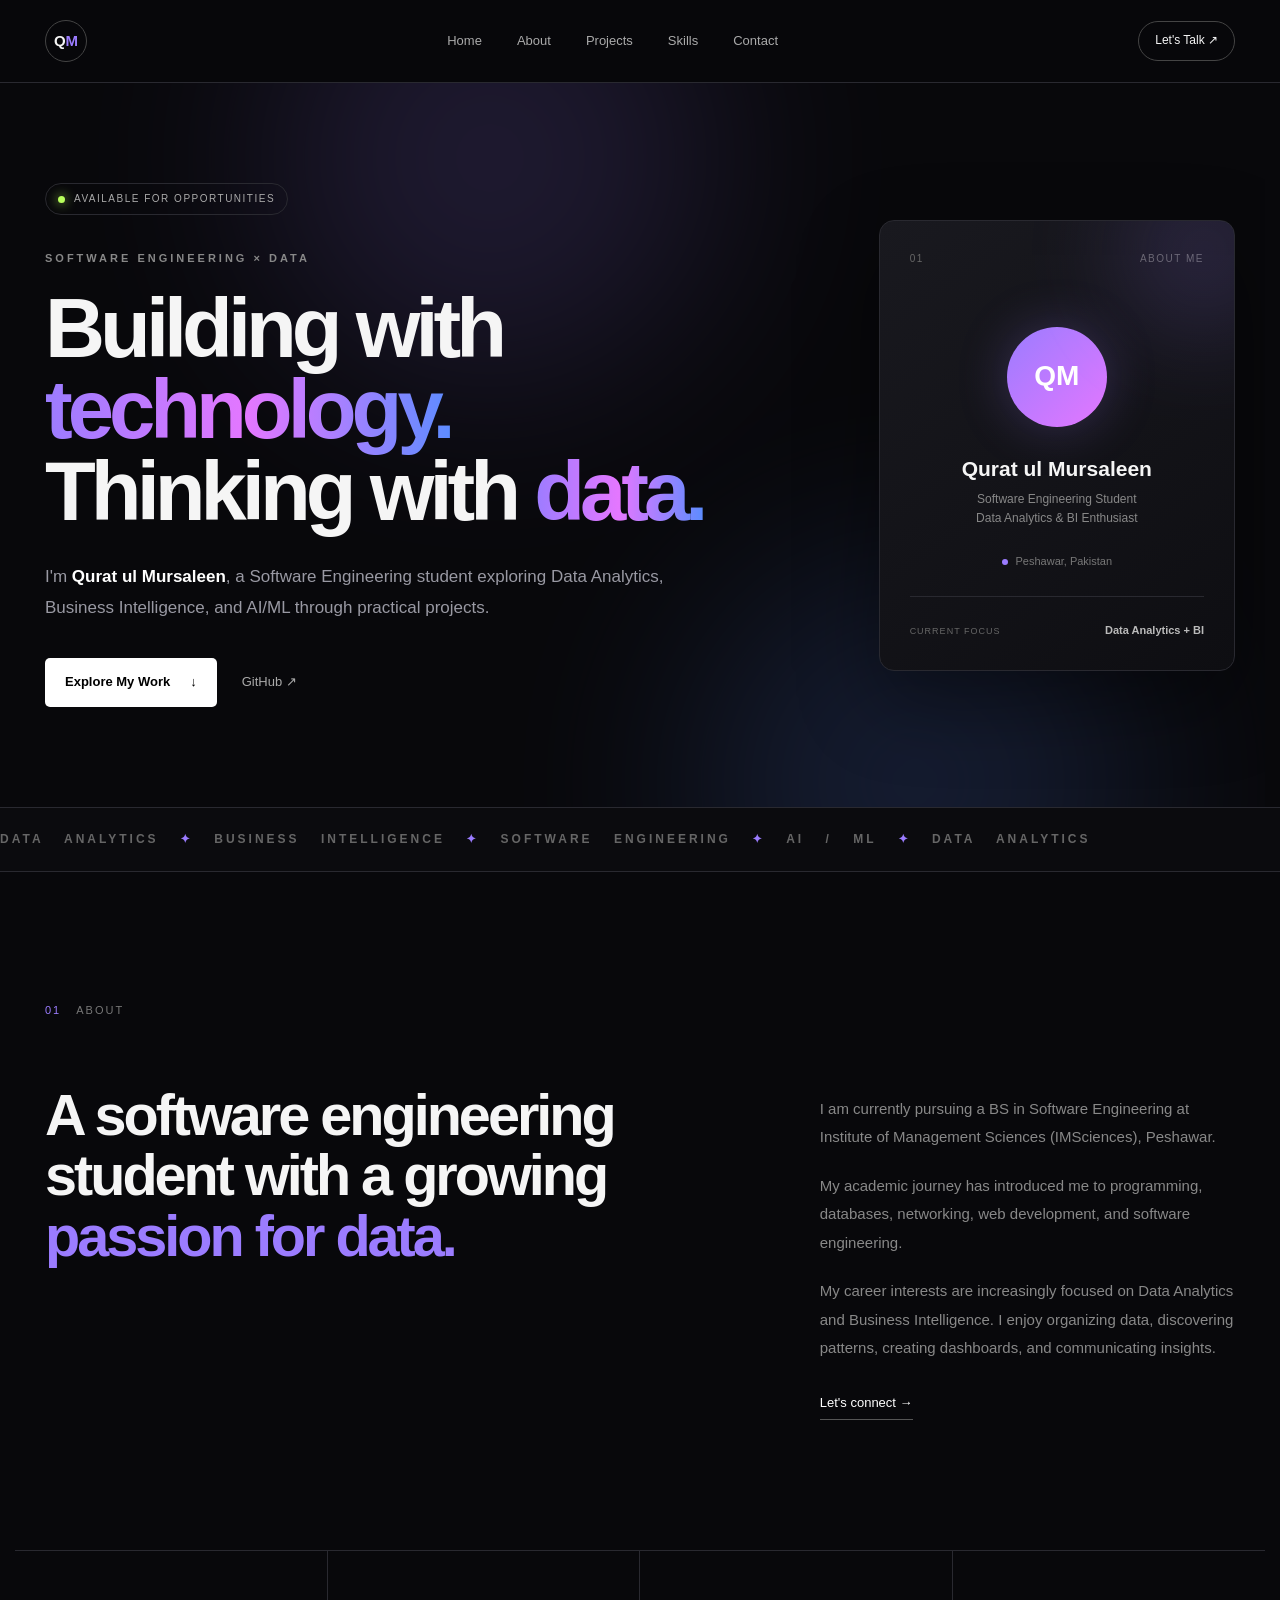
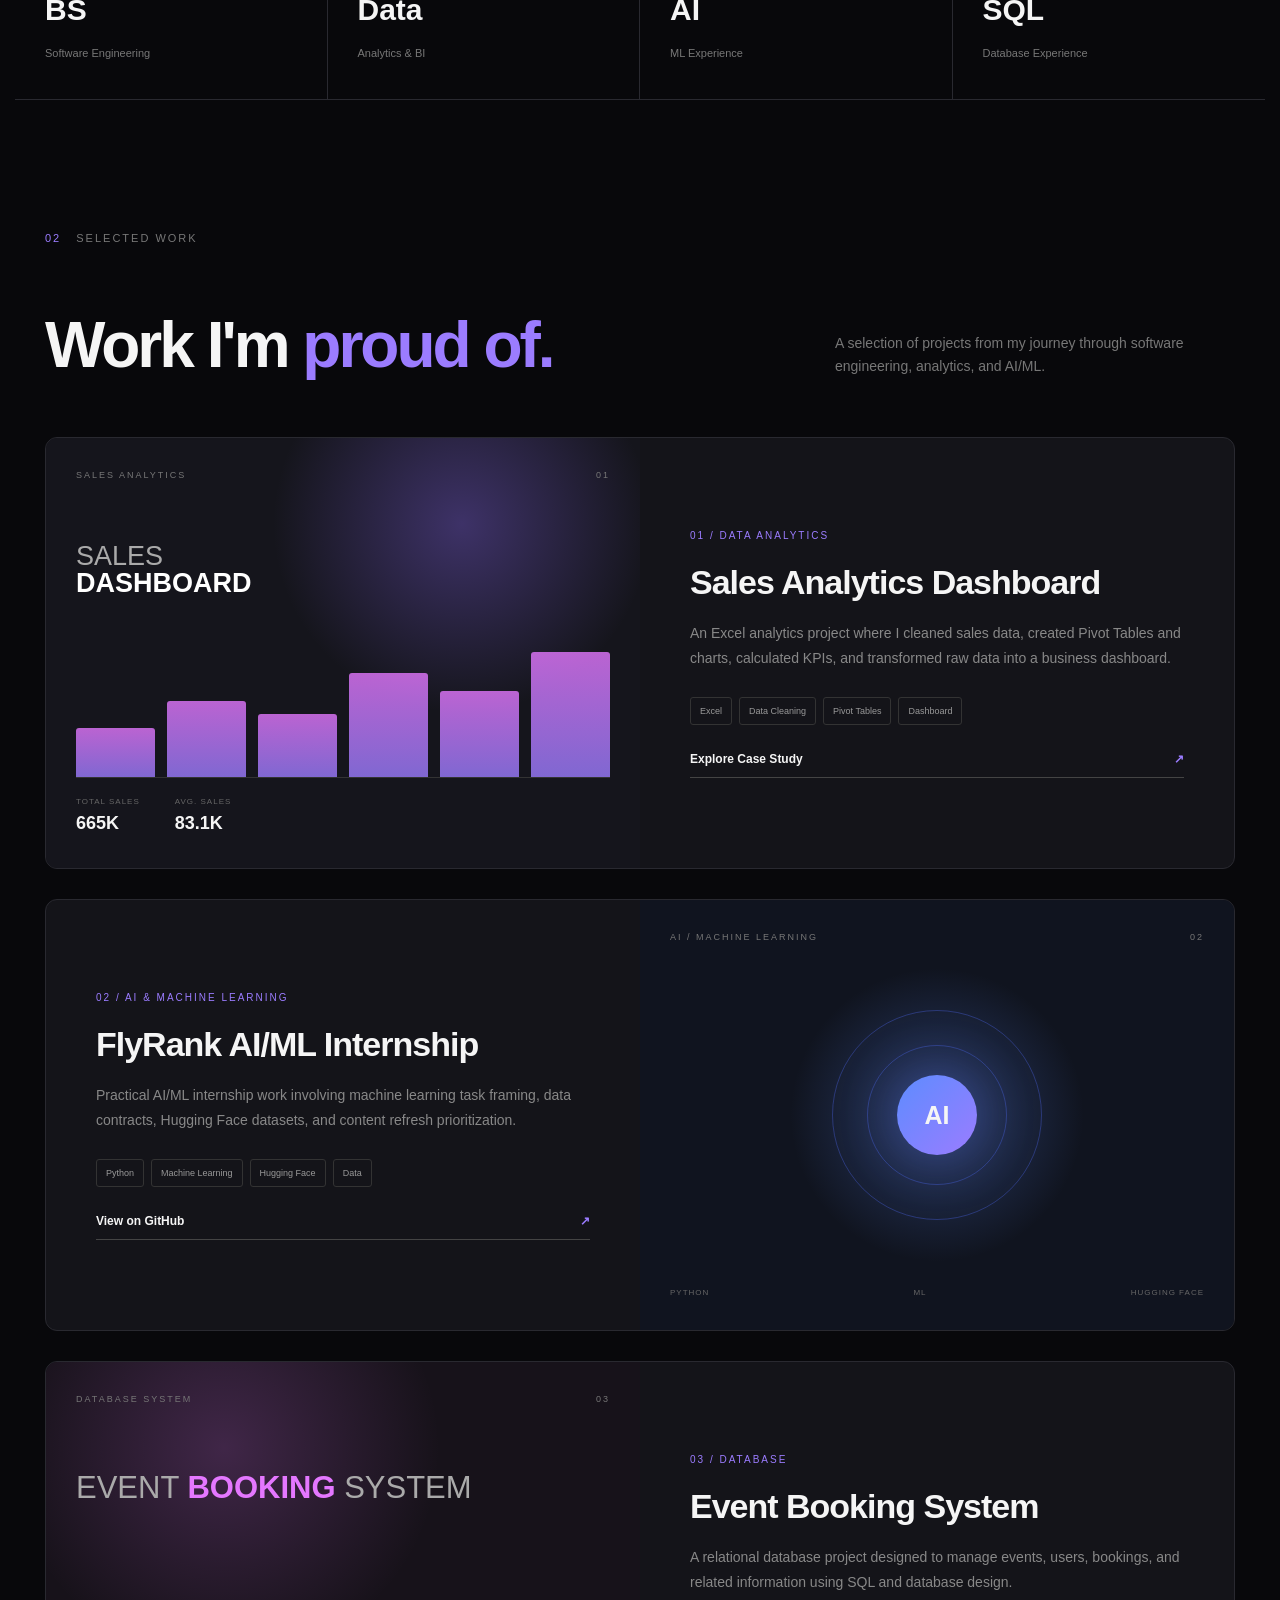
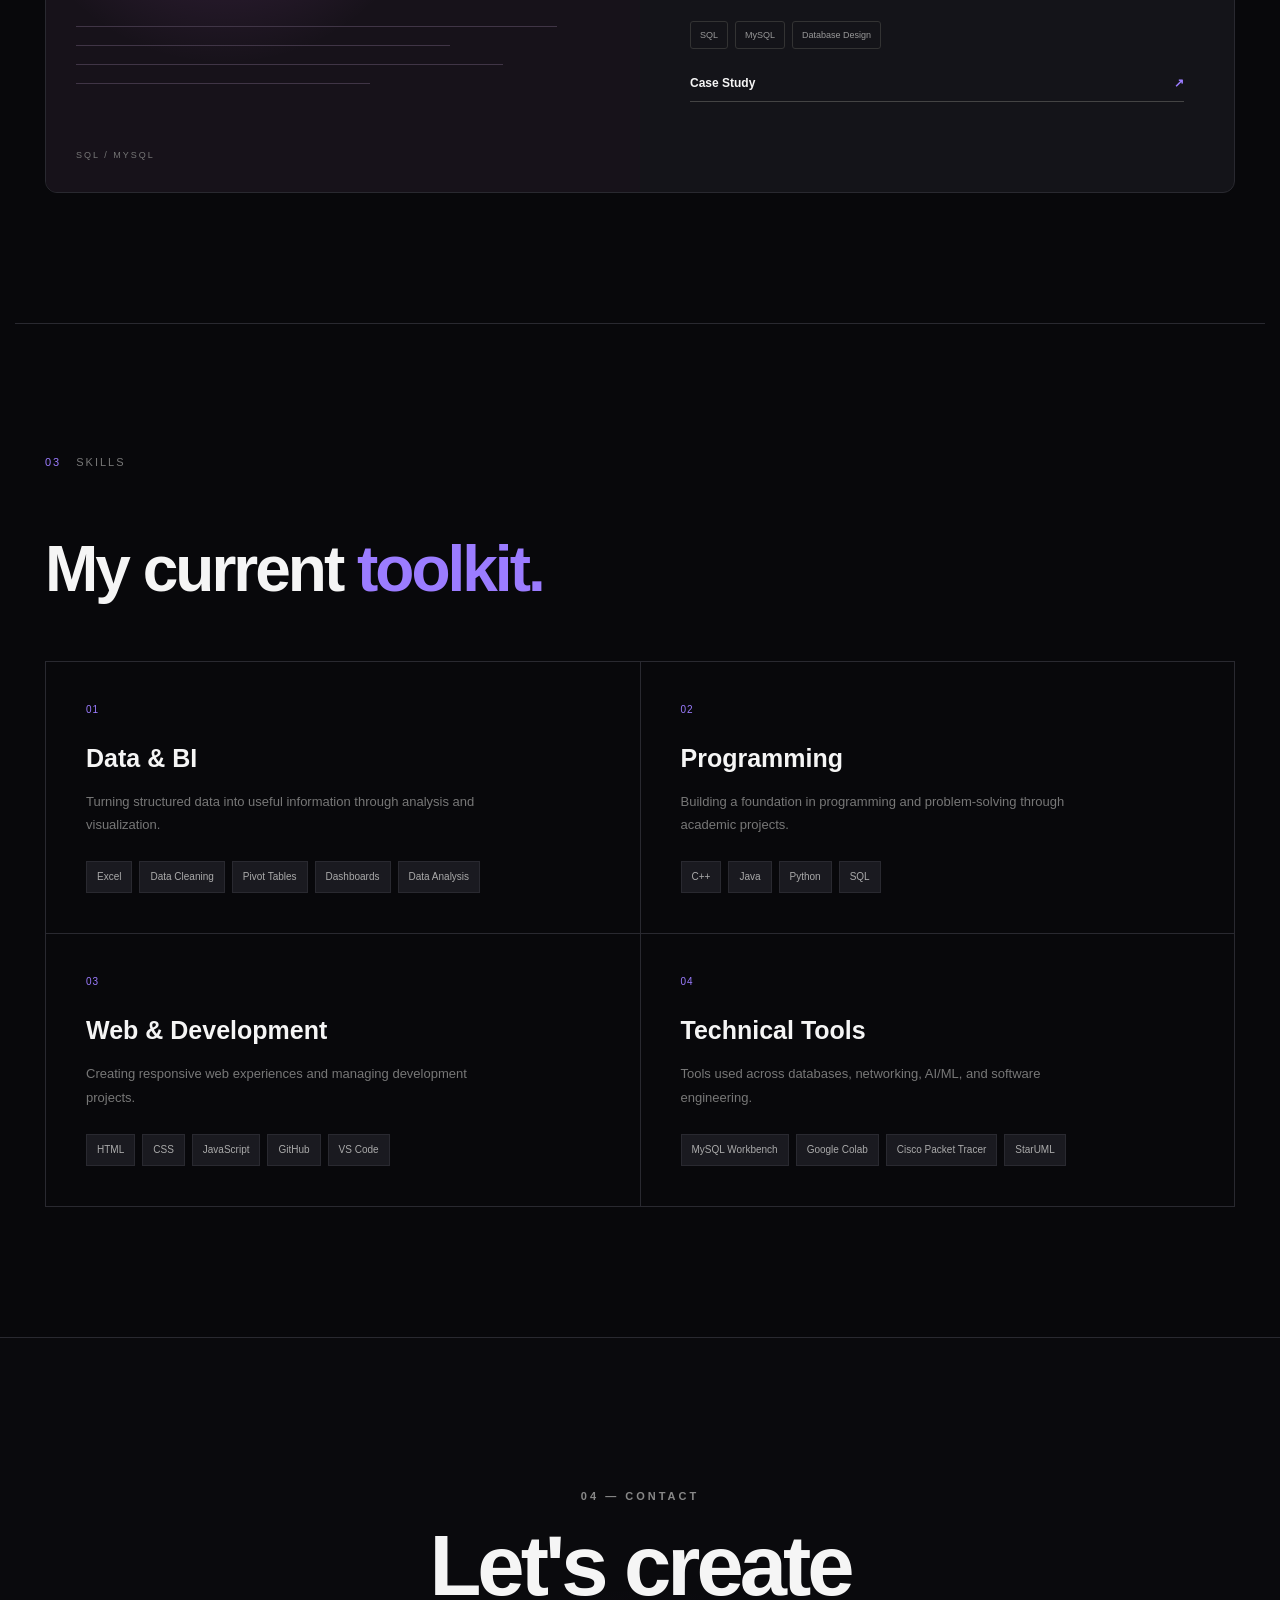
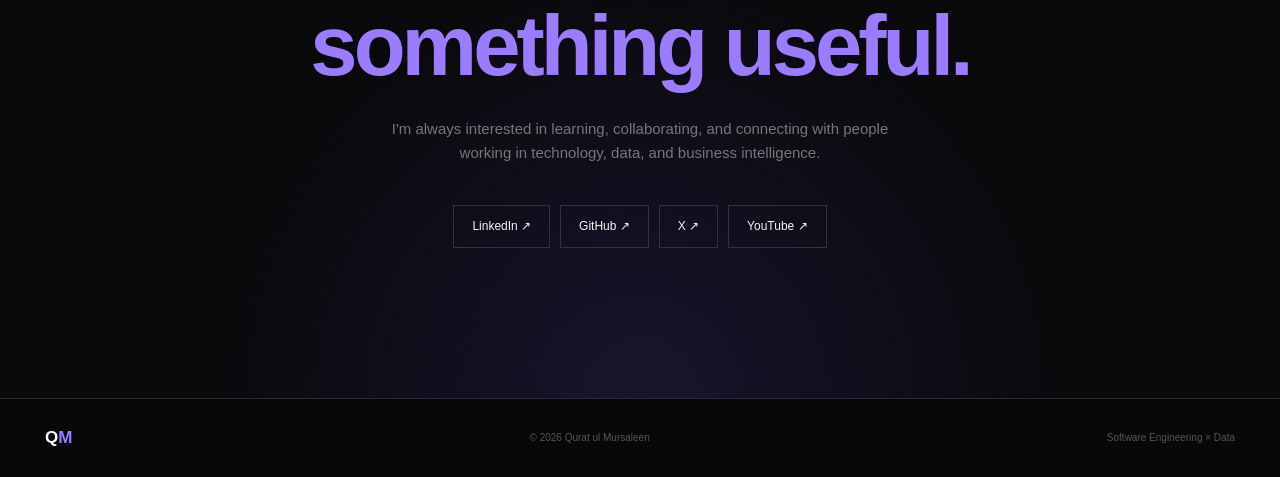
<file: index.html>
<!DOCTYPE html>
<html lang="en">
<head>
    <meta charset="UTF-8">
    <meta name="viewport" content="width=device-width, initial-scale=1.0">
    <meta name="description" content="Qurat ul Mursaleen — Software Engineering Student, Data Analytics and Business Intelligence.">
    <title>Qurat ul Mursaleen | Portfolio</title>
    <link rel="stylesheet" href="style.css">
</head>

<body>

    <!-- NAVIGATION -->
    <header>
        <nav class="navbar">
            <a href="#home" class="logo">Q<span>M</span></a>

            <div class="nav-links">
                <a href="#home">Home</a>
                <a href="#about">About</a>
                <a href="#projects">Projects</a>
                <a href="#skills">Skills</a>
                <a href="#contact">Contact</a>
            </div>

            <a href="#contact" class="nav-button">Let's Talk ↗</a>
        </nav>
    </header>


    <main>

        <!-- HERO -->
        <section id="home" class="hero">

            <div class="hero-background">
                <div class="glow glow-one"></div>
                <div class="glow glow-two"></div>
            </div>

            <div class="hero-content">

                <div class="availability">
                    <span></span>
                    AVAILABLE FOR OPPORTUNITIES
                </div>

                <p class="small-title">SOFTWARE ENGINEERING × DATA</p>

                <h1>
                    Building with
                    <span>technology.</span>
                    <br>
                    Thinking with
                    <span>data.</span>
                </h1>

                <p class="hero-description">
                    I'm <strong>Qurat ul Mursaleen</strong>, a Software Engineering
                    student exploring Data Analytics, Business Intelligence,
                    and AI/ML through practical projects.
                </p>

                <div class="hero-actions">
                    <a href="#projects" class="primary-btn">
                        Explore My Work
                        <span>↓</span>
                    </a>

                    <a href="https://github.com/mursaleen-developer"
                       target="_blank"
                       class="text-btn">
                        GitHub ↗
                    </a>
                </div>

            </div>


            <!-- PROFILE CARD -->
            <div class="profile-card">

                <div class="profile-top">
                    <span>01</span>
                    <span>ABOUT ME</span>
                </div>

                <div class="avatar">
                    QM
                </div>

                <h2>Qurat ul Mursaleen</h2>

                <p>
                    Software Engineering Student
                    <br>
                    Data Analytics & BI Enthusiast
                </p>

                <div class="location">
                    <span class="location-dot"></span>
                    Peshawar, Pakistan
                </div>

                <div class="card-line"></div>

                <div class="focus">
                    <span>CURRENT FOCUS</span>
                    <strong>Data Analytics + BI</strong>
                </div>

            </div>

        </section>


        <!-- MARQUEE -->
        <section class="marquee">
            <div>
                DATA ANALYTICS
                <span>✦</span>
                BUSINESS INTELLIGENCE
                <span>✦</span>
                SOFTWARE ENGINEERING
                <span>✦</span>
                AI / ML
                <span>✦</span>
                DATA ANALYTICS
            </div>
        </section>


        <!-- ABOUT -->
        <section id="about" class="section about">

            <div class="section-label">
                <span>01</span>
                ABOUT
            </div>

            <div class="about-grid">

                <div>
                    <h2>
                        A software engineering
                        student with a growing
                        <em>passion for data.</em>
                    </h2>
                </div>

                <div class="about-text">

                    <p>
                        I am currently pursuing a BS in Software Engineering
                        at Institute of Management Sciences (IMSciences),
                        Peshawar.
                    </p>

                    <p>
                        My academic journey has introduced me to programming,
                        databases, networking, web development, and software
                        engineering.
                    </p>

                    <p>
                        My career interests are increasingly focused on
                        Data Analytics and Business Intelligence. I enjoy
                        organizing data, discovering patterns, creating
                        dashboards, and communicating insights.
                    </p>

                    <a href="#contact" class="underline-link">
                        Let's connect →
                    </a>

                </div>

            </div>

        </section>


        <!-- HIGHLIGHTS -->
        <section class="highlights">

            <div class="highlight">
                <strong>BS</strong>
                <span>Software Engineering</span>
            </div>

            <div class="highlight">
                <strong>Data</strong>
                <span>Analytics & BI</span>
            </div>

            <div class="highlight">
                <strong>AI</strong>
                <span>ML Experience</span>
            </div>

            <div class="highlight">
                <strong>SQL</strong>
                <span>Database Experience</span>
            </div>

        </section>


        <!-- PROJECTS -->
        <section id="projects" class="section projects">

            <div class="section-label">
                <span>02</span>
                SELECTED WORK
            </div>

            <div class="projects-heading">

                <h2>
                    Work I'm
                    <em>proud of.</em>
                </h2>

                <p>
                    A selection of projects from my journey through
                    software engineering, analytics, and AI/ML.
                </p>

            </div>


            <div class="project-list">


                <!-- PROJECT 1 -->
                <article class="project">

                    <div class="project-visual sales-visual">

                        <div class="visual-header">
                            <span>SALES ANALYTICS</span>
                            <span>01</span>
                        </div>

                        <div class="dashboard-title">
                            SALES
                            <br>
                            <strong>DASHBOARD</strong>
                        </div>

                        <div class="fake-chart">

                            <div class="bar b1"></div>
                            <div class="bar b2"></div>
                            <div class="bar b3"></div>
                            <div class="bar b4"></div>
                            <div class="bar b5"></div>
                            <div class="bar b6"></div>

                        </div>

                        <div class="metric-row">

                            <div>
                                <small>TOTAL SALES</small>
                                <strong>665K</strong>
                            </div>

                            <div>
                                <small>AVG. SALES</small>
                                <strong>83.1K</strong>
                            </div>

                        </div>

                    </div>


                    <div class="project-info">

                        <div class="project-number">01 / DATA ANALYTICS</div>

                        <h3>Sales Analytics Dashboard</h3>

                        <p>
                            An Excel analytics project where I cleaned
                            sales data, created Pivot Tables and charts,
                            calculated KPIs, and transformed raw data
                            into a business dashboard.
                        </p>

                        <div class="tags">
                            <span>Excel</span>
                            <span>Data Cleaning</span>
                            <span>Pivot Tables</span>
                            <span>Dashboard</span>
                        </div>

                        <a href="/portfolio/sales-dashboard.html" class="project-arrow">
                            Explore Case Study
                            <span>↗</span>
                        </a>

                    </div>

                </article>


                <!-- PROJECT 2 -->
                <article class="project reverse">

                    <div class="project-visual ai-visual">

                        <div class="visual-header">
                            <span>AI / MACHINE LEARNING</span>
                            <span>02</span>
                        </div>

                        <div class="ai-center">
                            <div class="ai-circle">AI</div>
                            <div class="ai-orbit orbit-one"></div>
                            <div class="ai-orbit orbit-two"></div>
                        </div>

                        <div class="ai-bottom">
                            <span>PYTHON</span>
                            <span>ML</span>
                            <span>HUGGING FACE</span>
                        </div>

                    </div>


                    <div class="project-info">

                        <div class="project-number">02 / AI & MACHINE LEARNING</div>

                        <h3>FlyRank AI/ML Internship</h3>

                        <p>
                            Practical AI/ML internship work involving
                            machine learning task framing, data contracts,
                            Hugging Face datasets, and content refresh
                            prioritization.
                        </p>

                        <div class="tags">
                            <span>Python</span>
                            <span>Machine Learning</span>
                            <span>Hugging Face</span>
                            <span>Data</span>
                        </div>

                        <a href="https://github.com/mursaleen-developer/fly-rank-ML-Intenship"
                           target="_blank"
                           class="project-arrow">
                            View on GitHub
                            <span>↗</span>
                        </a>

                    </div>

                </article>


                <!-- PROJECT 3 -->
                <article class="project">

                    <div class="project-visual database-visual">

                        <div class="visual-header">
                            <span>DATABASE SYSTEM</span>
                            <span>03</span>
                        </div>

                        <div class="database-title">
                            EVENT
                            <strong>BOOKING</strong>
                            SYSTEM
                        </div>

                        <div class="database-lines">
                            <div></div>
                            <div></div>
                            <div></div>
                            <div></div>
                        </div>

                        <div class="db-label">
                            SQL / MYSQL
                        </div>

                    </div>


                    <div class="project-info">

                        <div class="project-number">03 / DATABASE</div>

                        <h3>Event Booking System</h3>

                        <p>
                            A relational database project designed to
                            manage events, users, bookings, and related
                            information using SQL and database design.
                        </p>

                        <div class="tags">
                            <span>SQL</span>
                            <span>MySQL</span>
                            <span>Database Design</span>
                        </div>

                        <a href="#" class="project-arrow">
                            Case Study
                            <span>↗</span>
                        </a>

                    </div>

                </article>

            </div>

        </section>


        <!-- SKILLS -->
        <section id="skills" class="section skills">

            <div class="section-label">
                <span>03</span>
                SKILLS
            </div>

            <div class="skills-heading">

                <h2>
                    My current
                    <em>toolkit.</em>
                </h2>

            </div>


            <div class="skills-grid">

                <div class="skill">
                    <div class="skill-icon">01</div>
                    <h3>Data & BI</h3>

                    <p>
                        Turning structured data into useful information
                        through analysis and visualization.
                    </p>

                    <div class="skill-items">
                        <span>Excel</span>
                        <span>Data Cleaning</span>
                        <span>Pivot Tables</span>
                        <span>Dashboards</span>
                        <span>Data Analysis</span>
                    </div>
                </div>


                <div class="skill">
                    <div class="skill-icon">02</div>
                    <h3>Programming</h3>

                    <p>
                        Building a foundation in programming and
                        problem-solving through academic projects.
                    </p>

                    <div class="skill-items">
                        <span>C++</span>
                        <span>Java</span>
                        <span>Python</span>
                        <span>SQL</span>
                    </div>
                </div>


                <div class="skill">
                    <div class="skill-icon">03</div>
                    <h3>Web & Development</h3>

                    <p>
                        Creating responsive web experiences and
                        managing development projects.
                    </p>

                    <div class="skill-items">
                        <span>HTML</span>
                        <span>CSS</span>
                        <span>JavaScript</span>
                        <span>GitHub</span>
                        <span>VS Code</span>
                    </div>
                </div>


                <div class="skill">
                    <div class="skill-icon">04</div>
                    <h3>Technical Tools</h3>

                    <p>
                        Tools used across databases, networking,
                        AI/ML, and software engineering.
                    </p>

                    <div class="skill-items">
                        <span>MySQL Workbench</span>
                        <span>Google Colab</span>
                        <span>Cisco Packet Tracer</span>
                        <span>StarUML</span>
                    </div>
                </div>

            </div>

        </section>


        <!-- CONTACT -->
        <section id="contact" class="contact">

            <div class="contact-content">

                <p class="small-title">04 — CONTACT</p>

                <h2>
                    Let's create
                    <span>something useful.</span>
                </h2>

                <p>
                    I'm always interested in learning, collaborating,
                    and connecting with people working in technology,
                    data, and business intelligence.
                </p>

                <div class="contact-buttons">

                    <a href="https://www.linkedin.com/in/qurat-ul-mursaleen-07516833b/"
                       target="_blank">
                        LinkedIn ↗
                    </a>

                    <a href="https://github.com/mursaleen-developer"
                       target="_blank">
                        GitHub ↗
                    </a>

                    <a href="https://x.com/QuratKhan779"
                       target="_blank">
                        X ↗
                    </a>

                    <a href="https://www.youtube.com/@QuratulMursaleen"
                       target="_blank">
                        YouTube ↗
                    </a>

                </div>

            </div>

        </section>

    </main>


    <!-- FOOTER -->
    <footer>

        <div class="footer-inner">

            <div class="footer-logo">
                Q<span>M</span>
            </div>

            <div>
                © 2026 Qurat ul Mursaleen
            </div>

            <div>
                Software Engineering × Data
            </div>

        </div>

    </footer>


    <script src="script.js"></script>

</body>
</html>
</file>
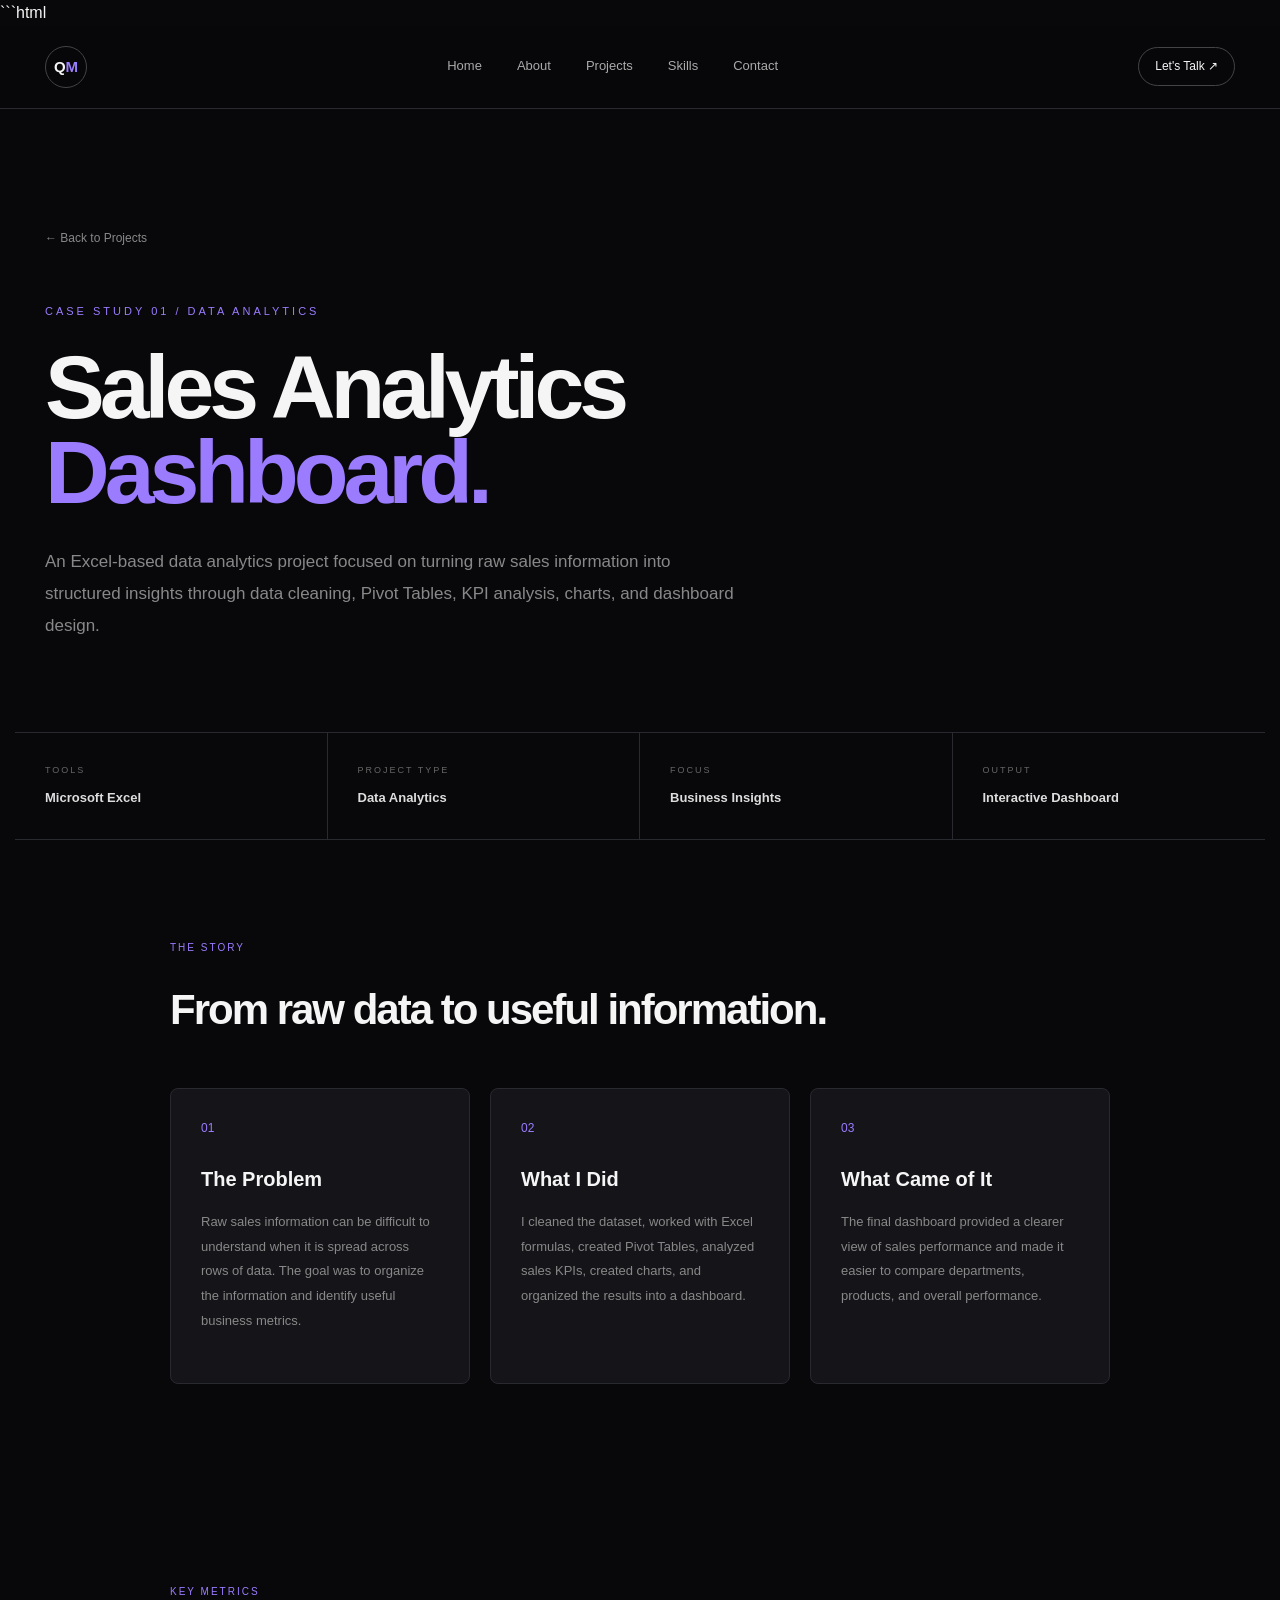
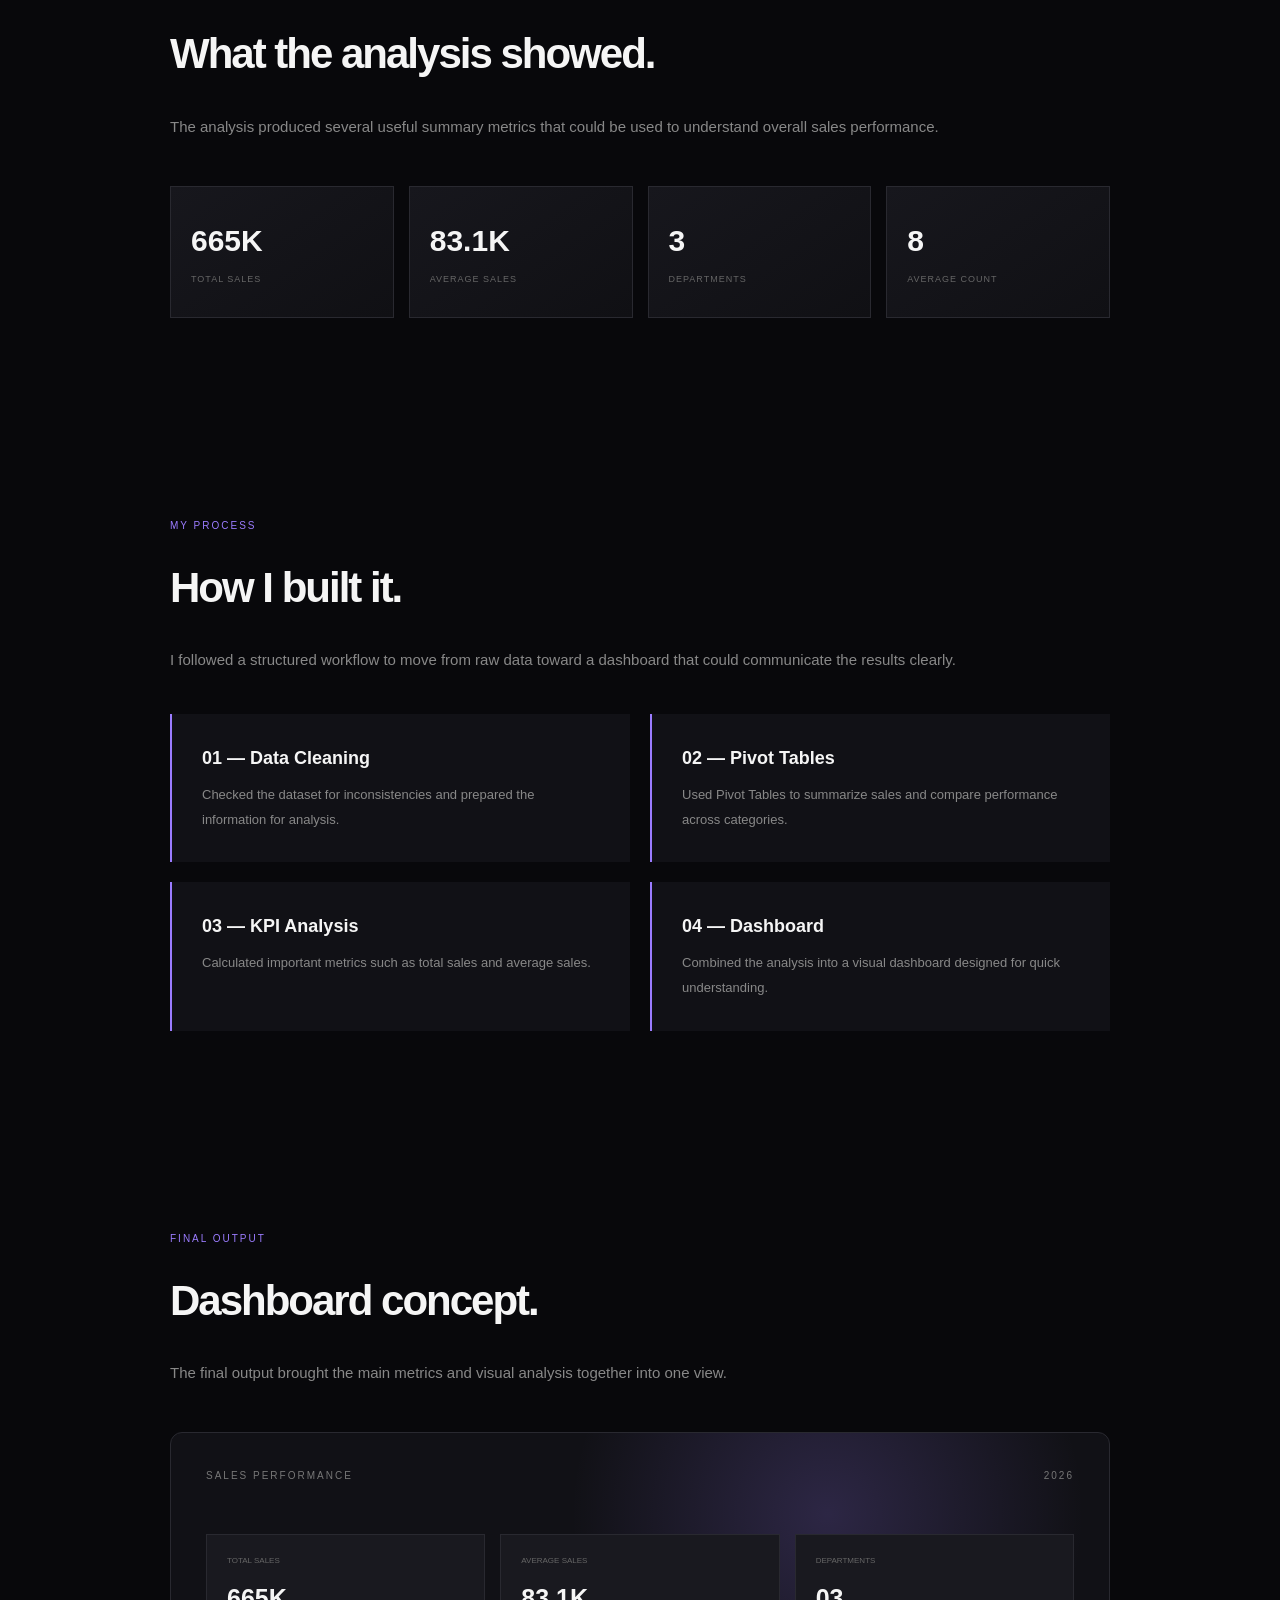
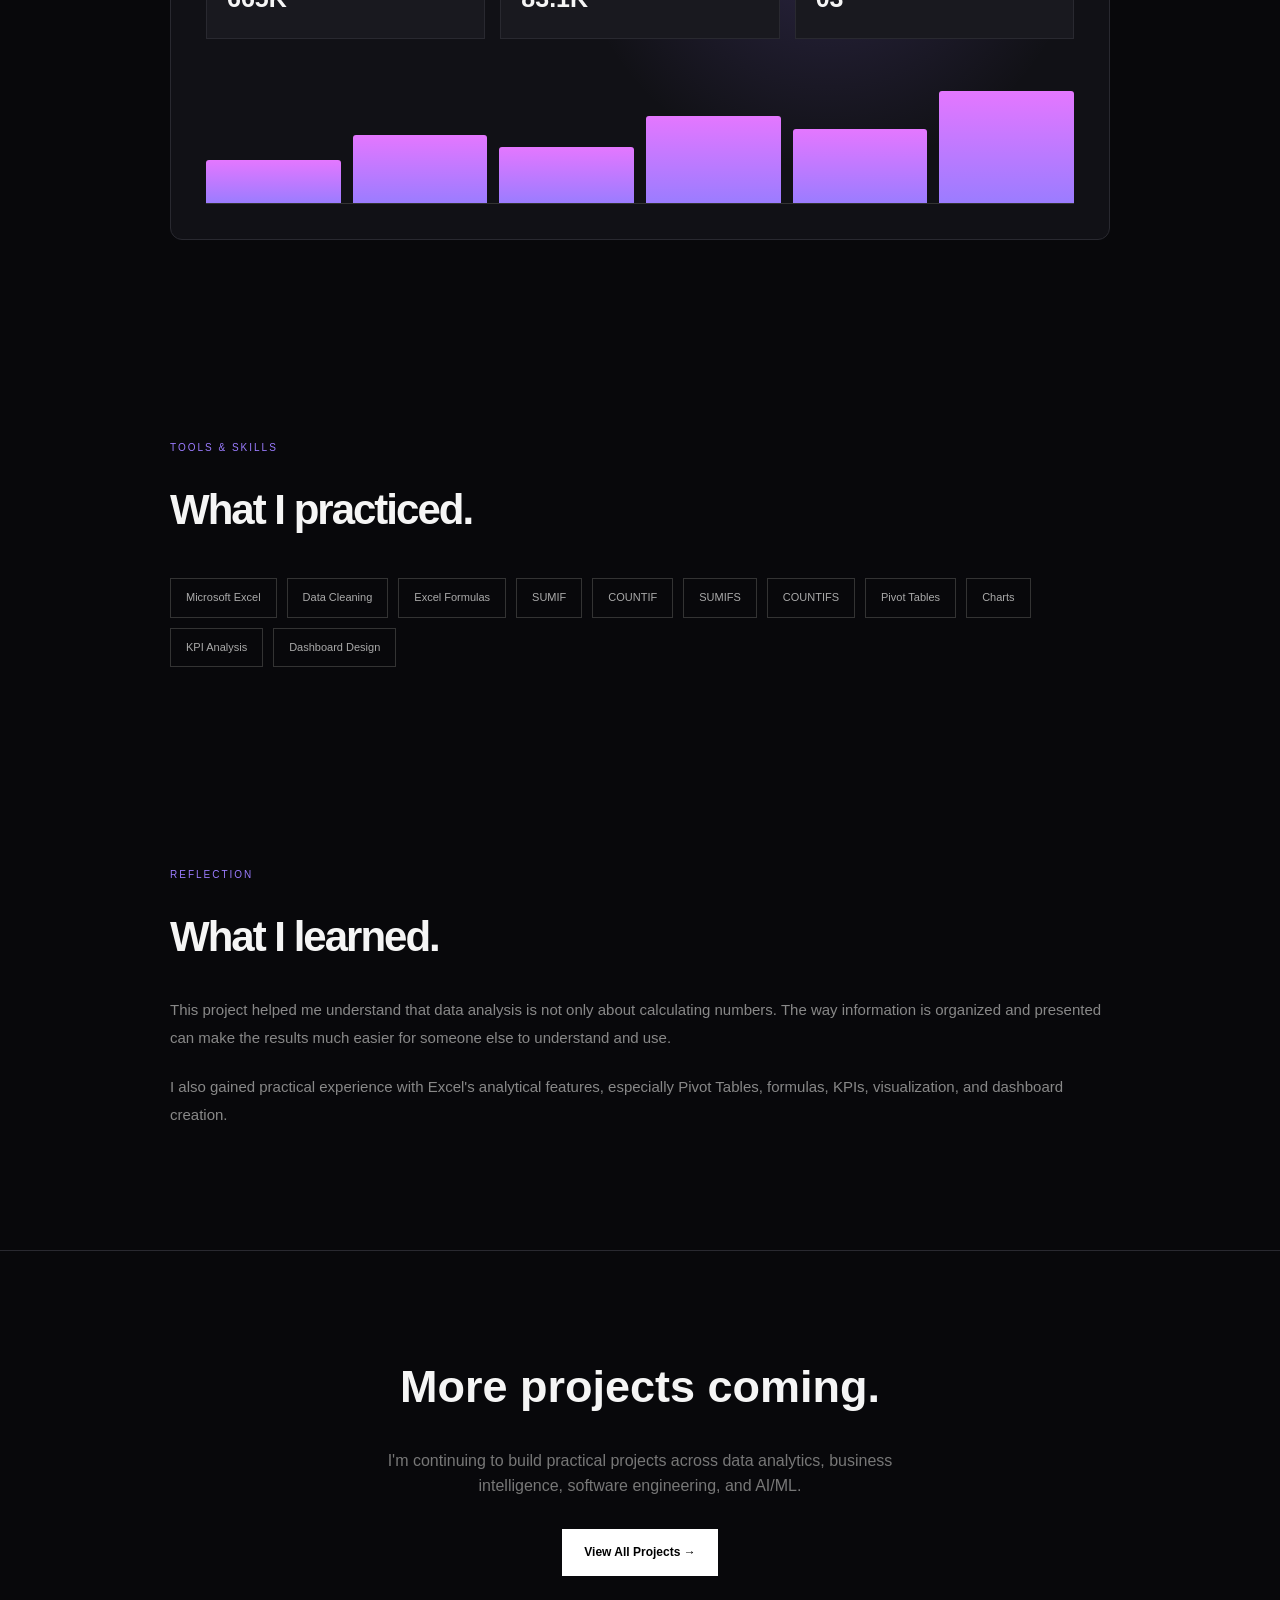
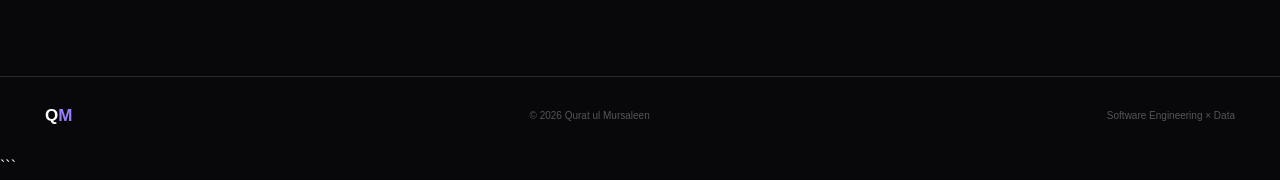
<file: sales-dashboard.html>
```html
<!DOCTYPE html>
<html lang="en">
<head>
    <meta charset="UTF-8">
    <meta name="viewport" content="width=device-width, initial-scale=1.0">

    <title>Sales Analytics Dashboard | Qurat ul Mursaleen</title>

    <link rel="stylesheet" href="style.css">

    <style>
        .case-hero {
            max-width: 1250px;
            margin: auto;
            padding: 120px 30px 90px;
        }

        .back-link {
            color: #888;
            font-size: 12px;
            display: inline-block;
            margin-bottom: 55px;
        }

        .back-link:hover {
            color: white;
        }

        .case-number {
            color: #9b7cff;
            font-size: 11px;
            letter-spacing: 3px;
            margin-bottom: 25px;
        }

        .case-hero h1 {
            font-size: clamp(50px, 7vw, 90px);
            line-height: .95;
            letter-spacing: -5px;
            max-width: 950px;
            margin-bottom: 30px;
        }

        .case-hero h1 span {
            color: #9b7cff;
        }

        .case-intro {
            max-width: 700px;
            color: #888;
            font-size: 17px;
            line-height: 1.9;
        }

        .case-meta {
            display: grid;
            grid-template-columns: repeat(4, 1fr);
            max-width: 1250px;
            margin: 0 auto;
            border-top: 1px solid #292930;
            border-bottom: 1px solid #292930;
        }

        .meta-item {
            padding: 30px;
            border-right: 1px solid #292930;
        }

        .meta-item:last-child {
            border-right: none;
        }

        .meta-item small {
            display: block;
            color: #666;
            font-size: 9px;
            letter-spacing: 2px;
            margin-bottom: 10px;
        }

        .meta-item strong {
            font-size: 13px;
            color: #ddd;
        }

        .case-section {
            max-width: 1000px;
            margin: auto;
            padding: 100px 30px;
        }

        .case-label {
            color: #9b7cff;
            font-size: 10px;
            letter-spacing: 2px;
            margin-bottom: 20px;
        }

        .case-section h2 {
            font-size: 42px;
            letter-spacing: -2px;
            margin-bottom: 25px;
        }

        .case-section p {
            color: #888;
            font-size: 15px;
            line-height: 1.9;
            margin-bottom: 20px;
        }

        .three-beat {
            display: grid;
            grid-template-columns: repeat(3, 1fr);
            gap: 20px;
            margin-top: 45px;
        }

        .beat {
            padding: 30px;
            background: #141419;
            border: 1px solid #292930;
            border-radius: 8px;
        }

        .beat-number {
            color: #9b7cff;
            font-size: 12px;
            margin-bottom: 25px;
        }

        .beat h3 {
            font-size: 20px;
            margin-bottom: 15px;
        }

        .beat p {
            font-size: 13px;
        }

        .kpi-grid {
            display: grid;
            grid-template-columns: repeat(4, 1fr);
            gap: 15px;
            margin-top: 45px;
        }

        .kpi {
            padding: 30px 20px;
            background: linear-gradient(145deg, #17171d, #101014);
            border: 1px solid #292930;
        }

        .kpi strong {
            display: block;
            font-size: 30px;
            margin-bottom: 7px;
        }

        .kpi span {
            color: #666;
            font-size: 9px;
            letter-spacing: 1px;
        }

        .dashboard-preview {
            margin-top: 45px;
            padding: 35px;
            min-height: 400px;
            background:
                radial-gradient(circle at 70% 20%, #9b7cff33, transparent 35%),
                #111116;
            border: 1px solid #292930;
            border-radius: 12px;
        }

        .dashboard-header {
            display: flex;
            justify-content: space-between;
            color: #777;
            font-size: 10px;
            letter-spacing: 2px;
        }

        .dashboard-content {
            display: grid;
            grid-template-columns: repeat(3, 1fr);
            gap: 15px;
            margin-top: 50px;
        }

        .dash-card {
            padding: 20px;
            background: #19191f;
            border: 1px solid #292930;
        }

        .dash-card small {
            color: #666;
            font-size: 8px;
        }

        .dash-card strong {
            display: block;
            font-size: 25px;
            margin-top: 10px;
        }

        .chart {
            grid-column: span 3;
            height: 150px;
            display: flex;
            align-items: end;
            gap: 12px;
            padding-top: 25px;
            border-bottom: 1px solid #333;
        }

        .chart-bar {
            flex: 1;
            background: linear-gradient(to top, #9b7cff, #e477ff);
            border-radius: 3px 3px 0 0;
        }

        .b1 { height: 35%; }
        .b2 { height: 55%; }
        .b3 { height: 45%; }
        .b4 { height: 70%; }
        .b5 { height: 60%; }
        .b6 { height: 90%; }

        .tools {
            display: flex;
            flex-wrap: wrap;
            gap: 10px;
            margin-top: 35px;
        }

        .tools span {
            padding: 10px 15px;
            border: 1px solid #333;
            color: #aaa;
            font-size: 11px;
        }

        .insights {
            display: grid;
            grid-template-columns: repeat(2, 1fr);
            gap: 20px;
            margin-top: 40px;
        }

        .insight {
            padding: 30px;
            border-left: 2px solid #9b7cff;
            background: #111116;
        }

        .insight h3 {
            font-size: 18px;
            margin-bottom: 10px;
        }

        .insight p {
            margin: 0;
            font-size: 13px;
        }

        .next-project {
            text-align: center;
            border-top: 1px solid #292930;
            padding: 100px 30px;
        }

        .next-project h2 {
            font-size: 45px;
            margin-bottom: 25px;
        }

        .case-button {
            display: inline-block;
            padding: 14px 22px;
            background: white;
            color: black;
            font-size: 12px;
            font-weight: bold;
        }

        @media (max-width: 800px) {
            .case-meta,
            .three-beat,
            .kpi-grid {
                grid-template-columns: repeat(2, 1fr);
            }

            .insights {
                grid-template-columns: 1fr;
            }
        }

        @media (max-width: 550px) {
            .case-meta,
            .three-beat,
            .kpi-grid,
            .dashboard-content {
                grid-template-columns: 1fr;
            }

            .meta-item {
                border-right: none;
                border-bottom: 1px solid #292930;
            }

            .chart {
                grid-column: span 1;
            }

            .case-hero h1 {
                font-size: 50px;
            }
        }
    </style>
</head>

<body>

<header>
    <nav class="navbar">

        <a href="index.html" class="logo">
            Q<span>M</span>
        </a>

        <div class="nav-links">
            <a href="index.html">Home</a>
            <a href="index.html#about">About</a>
            <a href="index.html#projects">Projects</a>
            <a href="index.html#skills">Skills</a>
            <a href="index.html#contact">Contact</a>
        </div>

        <a href="index.html#contact" class="nav-button">
            Let's Talk ↗
        </a>

    </nav>
</header>


<main>

    <!-- HERO -->

    <section class="case-hero">

        <a href="index.html#projects" class="back-link">
            ← Back to Projects
        </a>

        <div class="case-number">
            CASE STUDY 01 / DATA ANALYTICS
        </div>

        <h1>
            Sales Analytics
            <span>Dashboard.</span>
        </h1>

        <p class="case-intro">
            An Excel-based data analytics project focused on turning
            raw sales information into structured insights through
            data cleaning, Pivot Tables, KPI analysis, charts,
            and dashboard design.
        </p>

    </section>


    <!-- PROJECT META -->

    <section class="case-meta">

        <div class="meta-item">
            <small>TOOLS</small>
            <strong>Microsoft Excel</strong>
        </div>

        <div class="meta-item">
            <small>PROJECT TYPE</small>
            <strong>Data Analytics</strong>
        </div>

        <div class="meta-item">
            <small>FOCUS</small>
            <strong>Business Insights</strong>
        </div>

        <div class="meta-item">
            <small>OUTPUT</small>
            <strong>Interactive Dashboard</strong>
        </div>

    </section>


    <!-- PROBLEM / PROCESS / RESULT -->

    <section class="case-section">

        <div class="case-label">
            THE STORY
        </div>

        <h2>
            From raw data to
            useful information.
        </h2>

        <div class="three-beat">

            <div class="beat">

                <div class="beat-number">01</div>

                <h3>The Problem</h3>

                <p>
                    Raw sales information can be difficult to understand
                    when it is spread across rows of data. The goal was
                    to organize the information and identify useful
                    business metrics.
                </p>

            </div>


            <div class="beat">

                <div class="beat-number">02</div>

                <h3>What I Did</h3>

                <p>
                    I cleaned the dataset, worked with Excel formulas,
                    created Pivot Tables, analyzed sales KPIs, created
                    charts, and organized the results into a dashboard.
                </p>

            </div>


            <div class="beat">

                <div class="beat-number">03</div>

                <h3>What Came of It</h3>

                <p>
                    The final dashboard provided a clearer view of
                    sales performance and made it easier to compare
                    departments, products, and overall performance.
                </p>

            </div>

        </div>

    </section>


    <!-- KPIs -->

    <section class="case-section">

        <div class="case-label">
            KEY METRICS
        </div>

        <h2>
            What the analysis showed.
        </h2>

        <p>
            The analysis produced several useful summary metrics
            that could be used to understand overall sales performance.
        </p>

        <div class="kpi-grid">

            <div class="kpi">
                <strong>665K</strong>
                <span>TOTAL SALES</span>
            </div>

            <div class="kpi">
                <strong>83.1K</strong>
                <span>AVERAGE SALES</span>
            </div>

            <div class="kpi">
                <strong>3</strong>
                <span>DEPARTMENTS</span>
            </div>

            <div class="kpi">
                <strong>8</strong>
                <span>AVERAGE COUNT</span>
            </div>

        </div>

    </section>


    <!-- PROCESS -->

    <section class="case-section">

        <div class="case-label">
            MY PROCESS
        </div>

        <h2>
            How I built it.
        </h2>

        <p>
            I followed a structured workflow to move from raw data
            toward a dashboard that could communicate the results
            clearly.
        </p>

        <div class="insights">

            <div class="insight">

                <h3>01 — Data Cleaning</h3>

                <p>
                    Checked the dataset for inconsistencies and
                    prepared the information for analysis.
                </p>

            </div>

            <div class="insight">

                <h3>02 — Pivot Tables</h3>

                <p>
                    Used Pivot Tables to summarize sales and compare
                    performance across categories.
                </p>

            </div>

            <div class="insight">

                <h3>03 — KPI Analysis</h3>

                <p>
                    Calculated important metrics such as total sales
                    and average sales.
                </p>

            </div>

            <div class="insight">

                <h3>04 — Dashboard</h3>

                <p>
                    Combined the analysis into a visual dashboard
                    designed for quick understanding.
                </p>

            </div>

        </div>

    </section>


    <!-- DASHBOARD PREVIEW -->

    <section class="case-section">

        <div class="case-label">
            FINAL OUTPUT
        </div>

        <h2>
            Dashboard concept.
        </h2>

        <p>
            The final output brought the main metrics and visual
            analysis together into one view.
        </p>

        <div class="dashboard-preview">

            <div class="dashboard-header">
                <span>SALES PERFORMANCE</span>
                <span>2026</span>
            </div>

            <div class="dashboard-content">

                <div class="dash-card">
                    <small>TOTAL SALES</small>
                    <strong>665K</strong>
                </div>

                <div class="dash-card">
                    <small>AVERAGE SALES</small>
                    <strong>83.1K</strong>
                </div>

                <div class="dash-card">
                    <small>DEPARTMENTS</small>
                    <strong>03</strong>
                </div>

                <div class="chart">

                    <div class="chart-bar b1"></div>
                    <div class="chart-bar b2"></div>
                    <div class="chart-bar b3"></div>
                    <div class="chart-bar b4"></div>
                    <div class="chart-bar b5"></div>
                    <div class="chart-bar b6"></div>

                </div>

            </div>

        </div>

    </section>


    <!-- TOOLS -->

    <section class="case-section">

        <div class="case-label">
            TOOLS & SKILLS
        </div>

        <h2>
            What I practiced.
        </h2>

        <div class="tools">

            <span>Microsoft Excel</span>
            <span>Data Cleaning</span>
            <span>Excel Formulas</span>
            <span>SUMIF</span>
            <span>COUNTIF</span>
            <span>SUMIFS</span>
            <span>COUNTIFS</span>
            <span>Pivot Tables</span>
            <span>Charts</span>
            <span>KPI Analysis</span>
            <span>Dashboard Design</span>

        </div>

    </section>


    <!-- LEARNING -->

    <section class="case-section">

        <div class="case-label">
            REFLECTION
        </div>

        <h2>
            What I learned.
        </h2>

        <p>
            This project helped me understand that data analysis is
            not only about calculating numbers. The way information
            is organized and presented can make the results much
            easier for someone else to understand and use.
        </p>

        <p>
            I also gained practical experience with Excel's analytical
            features, especially Pivot Tables, formulas, KPIs,
            visualization, and dashboard creation.
        </p>

    </section>


    <!-- NEXT -->

    <section class="next-project">

        <h2>
            More projects coming.
        </h2>

        <p style="color:#777; max-width:550px; margin:0 auto 30px;">
            I'm continuing to build practical projects across
            data analytics, business intelligence, software engineering,
            and AI/ML.
        </p>

        <a href="index.html#projects" class="case-button">
            View All Projects →
        </a>

    </section>

</main>


<footer>

    <div class="footer-inner">

        <div class="footer-logo">
            Q<span>M</span>
        </div>

        <div>
            © 2026 Qurat ul Mursaleen
        </div>

        <div>
            Software Engineering × Data
        </div>

    </div>

</footer>

</body>
</html>
```
</file>
<file: style.css>
* {
    margin: 0;
    padding: 0;
    box-sizing: border-box;
}

:root {
    --bg: #08080b;
    --bg-light: #101014;
    --card: #141419;
    --text: #f5f5f5;
    --muted: #9999a3;
    --line: #292930;
    --purple: #9b7cff;
    --blue: #5d8cff;
    --pink: #e477ff;
    --green: #b8ff5c;
}

html {
    scroll-behavior: smooth;
}

body {
    font-family: Arial, Helvetica, sans-serif;
    background: var(--bg);
    color: var(--text);
    line-height: 1.6;
}

a {
    color: inherit;
    text-decoration: none;
}


/* ================= NAVIGATION ================= */

header {
    position: sticky;
    top: 0;
    z-index: 1000;

    background: rgba(8, 8, 11, 0.85);
    border-bottom: 1px solid var(--line);

    backdrop-filter: blur(15px);
}

.navbar {
    max-width: 1250px;
    margin: auto;

    padding: 20px 30px;

    display: flex;
    align-items: center;
    justify-content: space-between;
}

.logo {
    width: 42px;
    height: 42px;

    display: flex;
    align-items: center;
    justify-content: center;

    border: 1px solid #444;
    border-radius: 50%;

    font-weight: 900;
    font-size: 15px;
}

.logo span {
    color: var(--purple);
}

.nav-links {
    display: flex;
    gap: 35px;
}

.nav-links a {
    color: #aaa;
    font-size: 13px;
    transition: 0.2s;
}

.nav-links a:hover {
    color: white;
}

.nav-button {
    border: 1px solid #444;
    padding: 9px 16px;
    border-radius: 30px;

    font-size: 12px;
}

.nav-button:hover {
    background: white;
    color: black;
}


/* ================= HERO ================= */

.hero {
    max-width: 1250px;
    min-height: 720px;

    margin: auto;
    padding: 100px 30px;

    display: grid;
    grid-template-columns: 1.5fr 0.7fr;
    gap: 70px;

    align-items: center;

    position: relative;
    overflow: hidden;
}

.hero-background {
    position: absolute;
    inset: 0;
    pointer-events: none;
}

.glow {
    position: absolute;

    width: 450px;
    height: 450px;

    border-radius: 50%;

    filter: blur(100px);
    opacity: 0.15;
}

.glow-one {
    background: var(--purple);
    top: -150px;
    left: 20%;
}

.glow-two {
    background: var(--blue);
    bottom: -200px;
    right: 10%;
}

.hero-content {
    position: relative;
    z-index: 2;
}

.availability {
    display: inline-flex;
    align-items: center;
    gap: 9px;

    padding: 7px 12px;

    border: 1px solid var(--line);
    border-radius: 30px;

    font-size: 10px;
    letter-spacing: 1.5px;
    color: #aaa;

    margin-bottom: 35px;
}

.availability span {
    width: 7px;
    height: 7px;
    border-radius: 50%;

    background: var(--green);
    box-shadow: 0 0 12px var(--green);
}

.small-title {
    font-size: 11px;
    letter-spacing: 3px;
    color: #888;
    font-weight: 700;
    margin-bottom: 20px;
}

.hero h1 {
    font-size: clamp(50px, 6.5vw, 88px);
    line-height: 0.98;
    letter-spacing: -5px;
    font-weight: 900;

    margin-bottom: 30px;
}

.hero h1 span {
    background: linear-gradient(
        90deg,
        var(--purple),
        var(--pink),
        var(--blue)
    );

    -webkit-background-clip: text;
    color: transparent;
}

.hero-description {
    max-width: 650px;

    color: var(--muted);
    font-size: 17px;
    line-height: 1.8;
}

.hero-description strong {
    color: white;
}

.hero-actions {
    display: flex;
    align-items: center;
    gap: 25px;

    margin-top: 35px;
}

.primary-btn {
    display: flex;
    align-items: center;
    gap: 20px;

    padding: 14px 20px;

    background: white;
    color: black;

    border-radius: 5px;

    font-size: 13px;
    font-weight: 800;

    transition: 0.25s;
}

.primary-btn:hover {
    transform: translateY(-3px);
    box-shadow: 0 10px 35px rgba(255,255,255,0.15);
}

.text-btn {
    color: #aaa;
    font-size: 13px;
}

.text-btn:hover {
    color: white;
}


/* PROFILE CARD */

.profile-card {
    position: relative;
    z-index: 2;

    min-height: 390px;

    padding: 30px;

    background:
        linear-gradient(145deg, #19191f, #0e0e12);

    border: 1px solid #292930;
    border-radius: 15px;

    box-shadow:
        0 30px 80px rgba(0,0,0,0.4);

    overflow: hidden;
}

.profile-card::before {
    content: "";

    position: absolute;

    width: 180px;
    height: 180px;

    right: -60px;
    top: -60px;

    border-radius: 50%;

    background: var(--purple);
    opacity: 0.15;

    filter: blur(50px);
}

.profile-top {
    display: flex;
    justify-content: space-between;

    color: #666;
    font-size: 10px;
    letter-spacing: 1.5px;
}

.avatar {
    width: 100px;
    height: 100px;

    margin: 60px auto 25px;

    display: flex;
    align-items: center;
    justify-content: center;

    border-radius: 50%;

    font-size: 28px;
    font-weight: 900;

    background:
        linear-gradient(135deg,
        var(--purple),
        var(--pink));

    color: white;

    box-shadow:
        0 0 50px rgba(155,124,255,0.25);
}

.profile-card h2 {
    text-align: center;
    font-size: 21px;
}

.profile-card > p {
    text-align: center;
    color: #888;
    font-size: 12px;
    margin-top: 5px;
}

.location {
    margin-top: 25px;

    display: flex;
    justify-content: center;
    align-items: center;
    gap: 8px;

    font-size: 11px;
    color: #777;
}

.location-dot {
    width: 6px;
    height: 6px;
    background: var(--purple);
    border-radius: 50%;
}

.card-line {
    height: 1px;
    background: var(--line);
    margin: 25px 0;
}

.focus {
    display: flex;
    justify-content: space-between;
    align-items: center;
}

.focus span {
    color: #666;
    font-size: 9px;
    letter-spacing: 1px;
}

.focus strong {
    font-size: 11px;
    color: #bbb;
}


/* ================= MARQUEE ================= */

.marquee {
    overflow: hidden;

    border-top: 1px solid var(--line);
    border-bottom: 1px solid var(--line);

    padding: 22px 0;

    white-space: nowrap;

    background: #0b0b0e;
}

.marquee div {
    font-size: 12px;
    letter-spacing: 3px;
    font-weight: 800;

    color: #666;

    word-spacing: 15px;
}

.marquee span {
    color: var(--purple);
}


/* ================= SECTIONS ================= */

.section {
    max-width: 1250px;
    margin: auto;
    padding: 130px 30px;
}

.section-label {
    display: flex;
    align-items: center;
    gap: 15px;

    font-size: 11px;
    letter-spacing: 2px;
    color: #777;

    margin-bottom: 65px;
}

.section-label span {
    color: var(--purple);
}


/* ================= ABOUT ================= */

.about {
    border-bottom: 1px solid var(--line);
}

.about-grid {
    display: grid;
    grid-template-columns: 1.3fr 0.8fr;

    gap: 100px;
}

.about-grid h2 {
    font-size: clamp(38px, 4.5vw, 62px);

    line-height: 1.05;
    letter-spacing: -3px;
}

.about-grid h2 em,
.projects-heading h2 em,
.skills-heading h2 em {
    font-style: normal;
    color: var(--purple);
}

.about-text {
    padding-top: 10px;
}

.about-text p {
    color: #888;
    font-size: 15px;
    line-height: 1.9;

    margin-bottom: 20px;
}

.underline-link {
    display: inline-block;

    margin-top: 10px;

    color: white;

    border-bottom: 1px solid #555;

    padding-bottom: 5px;

    font-size: 13px;
}


/* ================= HIGHLIGHTS ================= */

.highlights {
    max-width: 1250px;
    margin: auto;

    display: grid;
    grid-template-columns: repeat(4, 1fr);

    border-bottom: 1px solid var(--line);
}

.highlight {
    padding: 35px 30px;

    border-right: 1px solid var(--line);
}

.highlight:last-child {
    border-right: none;
}

.highlight strong {
    display: block;

    font-size: 30px;

    margin-bottom: 5px;
}

.highlight span {
    font-size: 11px;
    color: #777;
}


/* ================= PROJECTS ================= */

.projects-heading {
    display: flex;
    justify-content: space-between;
    align-items: end;

    margin-bottom: 60px;
}

.projects-heading h2,
.skills-heading h2 {
    font-size: clamp(42px, 5vw, 65px);
    line-height: 1;
    letter-spacing: -3px;
}

.projects-heading p {
    max-width: 400px;

    color: #777;
    font-size: 14px;
}

.project-list {
    display: flex;
    flex-direction: column;
    gap: 30px;
}

.project {
    display: grid;
    grid-template-columns: 1fr 1fr;

    background: var(--card);

    border: 1px solid var(--line);
    border-radius: 12px;

    overflow: hidden;

    transition: 0.3s;
}

.project:hover {
    transform: translateY(-5px);
    border-color: #444;
}

.project.reverse .project-visual {
    order: 2;
}

.project.reverse .project-info {
    order: 1;
}


/* PROJECT VISUALS */

.project-visual {
    min-height: 430px;
    padding: 30px;

    position: relative;

    overflow: hidden;
}

.sales-visual {
    background:
        radial-gradient(circle at 70% 20%, #8f6cff55, transparent 35%),
        #15151c;
}

.ai-visual {
    background:
        radial-gradient(circle at 50% 50%, #5d8cff55, transparent 40%),
        #10141f;
}

.database-visual {
    background:
        radial-gradient(circle at 30% 20%, #e477ff33, transparent 40%),
        #17121a;
}

.visual-header {
    display: flex;
    justify-content: space-between;

    font-size: 9px;
    letter-spacing: 2px;
    color: #777;
}

.dashboard-title {
    position: absolute;
    top: 105px;
    left: 30px;

    font-size: 27px;
    line-height: 1;
    color: #aaa;
}

.dashboard-title strong {
    color: white;
}

.fake-chart {
    position: absolute;

    bottom: 90px;
    left: 30px;
    right: 30px;

    height: 140px;

    display: flex;
    align-items: end;
    gap: 12px;

    border-bottom: 1px solid #333;
}

.bar {
    flex: 1;

    background:
        linear-gradient(
            to top,
            var(--purple),
            var(--pink)
        );

    border-radius: 3px 3px 0 0;

    opacity: 0.8;
}

.b1 { height: 35%; }
.b2 { height: 55%; }
.b3 { height: 45%; }
.b4 { height: 75%; }
.b5 { height: 62%; }
.b6 { height: 90%; }

.metric-row {
    position: absolute;

    left: 30px;
    right: 30px;
    bottom: 30px;

    display: flex;
    gap: 10px;
}

.metric-row div {
    padding-right: 25px;
}

.metric-row small {
    display: block;
    color: #666;
    font-size: 8px;
    letter-spacing: 1px;
}

.metric-row strong {
    font-size: 18px;
}


/* AI VISUAL */

.ai-center {
    position: absolute;

    top: 50%;
    left: 50%;

    transform: translate(-50%, -50%);

    width: 170px;
    height: 170px;

    display: flex;
    align-items: center;
    justify-content: center;
}

.ai-circle {
    width: 80px;
    height: 80px;

    display: flex;
    align-items: center;
    justify-content: center;

    border-radius: 50%;

    background: linear-gradient(
        135deg,
        var(--blue),
        var(--purple)
    );

    font-size: 25px;
    font-weight: 900;

    box-shadow: 0 0 60px #6e82ff55;

    z-index: 3;
}

.ai-orbit {
    position: absolute;

    border: 1px solid #536dff55;
    border-radius: 50%;
}

.orbit-one {
    width: 140px;
    height: 140px;
}

.orbit-two {
    width: 210px;
    height: 210px;
}

.ai-bottom {
    position: absolute;

    bottom: 30px;
    left: 30px;
    right: 30px;

    display: flex;
    justify-content: space-between;

    color: #666;

    font-size: 8px;
    letter-spacing: 1px;
}


/* DATABASE VISUAL */

.database-title {
    position: absolute;

    top: 110px;
    left: 30px;

    font-size: 31px;
    line-height: 1;
    color: #aaa;
}

.database-title strong {
    color: var(--pink);
}

.database-lines {
    position: absolute;

    bottom: 90px;
    left: 30px;
    right: 30px;
}

.database-lines div {
    height: 1px;
    background: #403546;
    margin-bottom: 18px;
}

.database-lines div:nth-child(1) {
    width: 90%;
}

.database-lines div:nth-child(2) {
    width: 70%;
}

.database-lines div:nth-child(3) {
    width: 80%;
}

.database-lines div:nth-child(4) {
    width: 55%;
}

.db-label {
    position: absolute;

    bottom: 30px;
    left: 30px;

    color: #777;

    font-size: 9px;
    letter-spacing: 2px;
}


/* PROJECT INFO */

.project-info {
    padding: 55px 50px;

    display: flex;
    flex-direction: column;
    justify-content: center;
}

.project-number {
    color: var(--purple);

    font-size: 10px;
    letter-spacing: 2px;
    margin-bottom: 20px;
}

.project-info h3 {
    font-size: 34px;
    line-height: 1.1;

    letter-spacing: -1px;

    margin-bottom: 20px;
}

.project-info p {
    color: #888;

    font-size: 14px;
    line-height: 1.8;
}

.tags {
    display: flex;
    flex-wrap: wrap;
    gap: 7px;

    margin: 25px 0;
}

.tags span {
    padding: 6px 9px;

    border: 1px solid #333;
    border-radius: 3px;

    font-size: 9px;
    color: #999;
}

.project-arrow {
    display: flex;
    justify-content: space-between;
    align-items: center;

    width: 100%;

    padding-bottom: 8px;

    border-bottom: 1px solid #444;

    font-size: 12px;
    font-weight: 700;
}

.project-arrow span {
    color: var(--purple);
}


/* ================= SKILLS ================= */

.skills {
    border-top: 1px solid var(--line);
}

.skills-heading {
    margin-bottom: 60px;
}

.skills-grid {
    display: grid;
    grid-template-columns: repeat(2, 1fr);

    border-top: 1px solid var(--line);
    border-left: 1px solid var(--line);
}

.skill {
    padding: 40px;

    border-right: 1px solid var(--line);
    border-bottom: 1px solid var(--line);
}

.skill-icon {
    color: var(--purple);

    font-size: 10px;
    letter-spacing: 1px;

    margin-bottom: 20px;
}

.skill h3 {
    font-size: 25px;
    margin-bottom: 12px;
}

.skill p {
    color: #777;

    max-width: 430px;

    font-size: 13px;
    line-height: 1.8;

    margin-bottom: 25px;
}

.skill-items {
    display: flex;
    flex-wrap: wrap;
    gap: 7px;
}

.skill-items span {
    padding: 7px 10px;

    background: #1a1a20;

    border: 1px solid #292930;

    font-size: 10px;
    color: #aaa;
}


/* ================= CONTACT ================= */

.contact {
    border-top: 1px solid var(--line);

    background:
        radial-gradient(
            circle at 50% 100%,
            #7655ff22,
            transparent 45%
        ),
        #0a0a0d;
}

.contact-content {
    max-width: 850px;

    margin: auto;

    padding: 150px 30px;

    text-align: center;
}

.contact h2 {
    font-size: clamp(48px, 7vw, 85px);

    line-height: 0.95;

    letter-spacing: -4px;

    margin-bottom: 30px;
}

.contact h2 span {
    display: block;

    color: var(--purple);
}

.contact-content > p:not(.small-title) {
    max-width: 550px;

    margin: auto;

    color: #777;

    font-size: 15px;
}

.contact-buttons {
    display: flex;
    justify-content: center;
    flex-wrap: wrap;
    gap: 10px;

    margin-top: 40px;
}

.contact-buttons a {
    padding: 11px 18px;

    border: 1px solid #333;

    font-size: 12px;

    transition: 0.2s;
}

.contact-buttons a:hover {
    background: white;
    color: black;
}


/* ================= FOOTER ================= */

footer {
    background: #08080b;

    border-top: 1px solid var(--line);
}

.footer-inner {
    max-width: 1250px;

    margin: auto;

    padding: 25px 30px;

    display: flex;
    justify-content: space-between;
    align-items: center;

    color: #555;

    font-size: 10px;
}

.footer-logo {
    color: white;
    font-weight: 900;
    font-size: 17px;
}

.footer-logo span {
    color: var(--purple);
}


/* ================= RESPONSIVE ================= */

@media (max-width: 950px) {

    .hero {
        grid-template-columns: 1fr;
        padding-top: 70px;
    }

    .profile-card {
        max-width: 450px;
    }

    .about-grid {
        grid-template-columns: 1fr;
        gap: 50px;
    }

    .project {
        grid-template-columns: 1fr;
    }

    .project.reverse .project-visual,
    .project.reverse .project-info {
        order: initial;
    }

    .highlights {
        grid-template-columns: repeat(2, 1fr);
    }

    .highlight:nth-child(2) {
        border-right: none;
    }

    .skills-grid {
        grid-template-columns: 1fr;
    }

    .projects-heading {
        flex-direction: column;
        align-items: start;
        gap: 25px;
    }
}


@media (max-width: 600px) {

    .navbar {
        padding: 15px 20px;
    }

    .nav-links {
        display: none;
    }

    .nav-button {
        font-size: 10px;
    }

    .hero {
        padding: 70px 20px;
    }

    .hero h1 {
        font-size: 48px;
        letter-spacing: -3px;
    }

    .hero-description {
        font-size: 15px;
    }

    .profile-card {
        min-height: 350px;
    }

    .section {
        padding: 90px 20px;
    }

    .about-grid h2 {
        font-size: 40px;
    }

    .highlights {
        grid-template-columns: 1fr 1fr;
    }

    .highlight {
        padding: 25px 20px;
    }

    .project-visual {
        min-height: 330px;
    }

    .project-info {
        padding: 35px 25px;
    }

    .project-info h3 {
        font-size: 28px;
    }

    .contact-content {
        padding: 100px 20px;
    }

    .contact h2 {
        font-size: 50px;
        letter-spacing: -3px;
    }

    .footer-inner {
        flex-direction: column;
        gap: 12px;
        text-align: center;
    }
}
</file>
